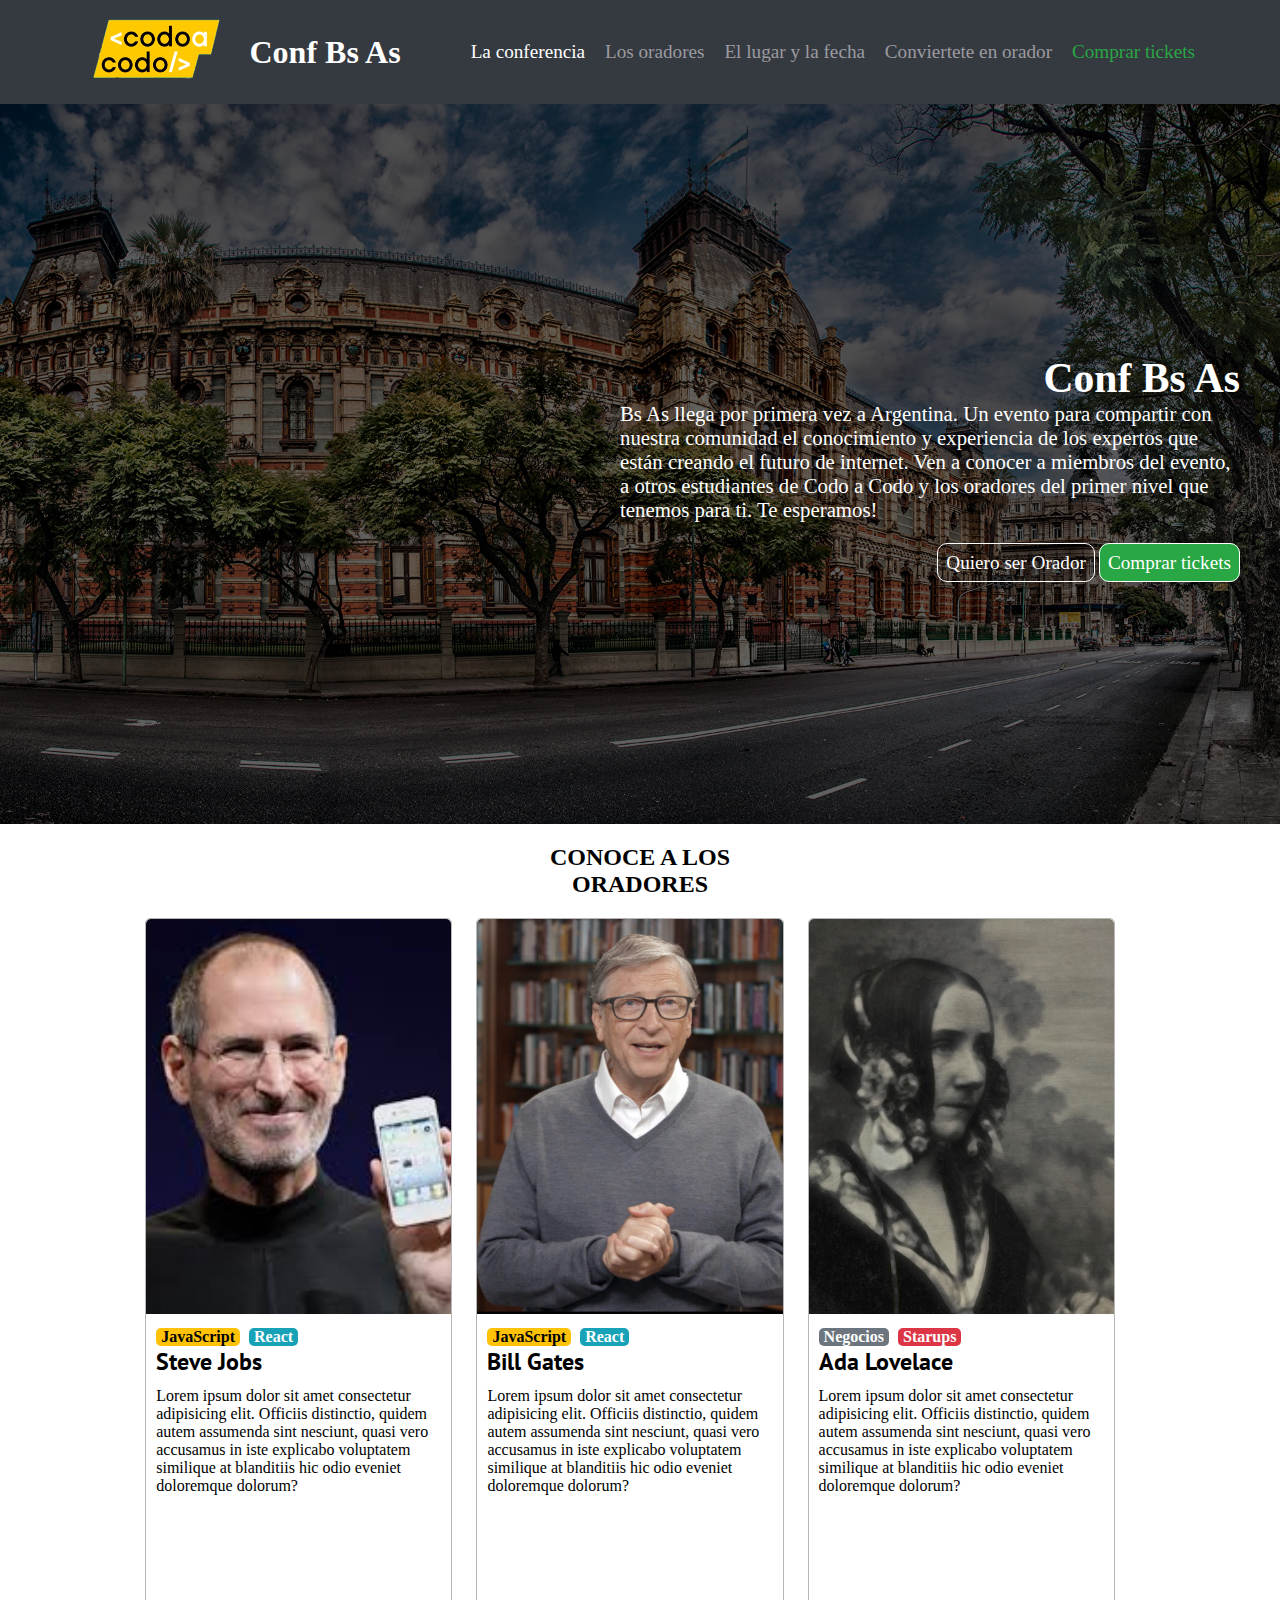
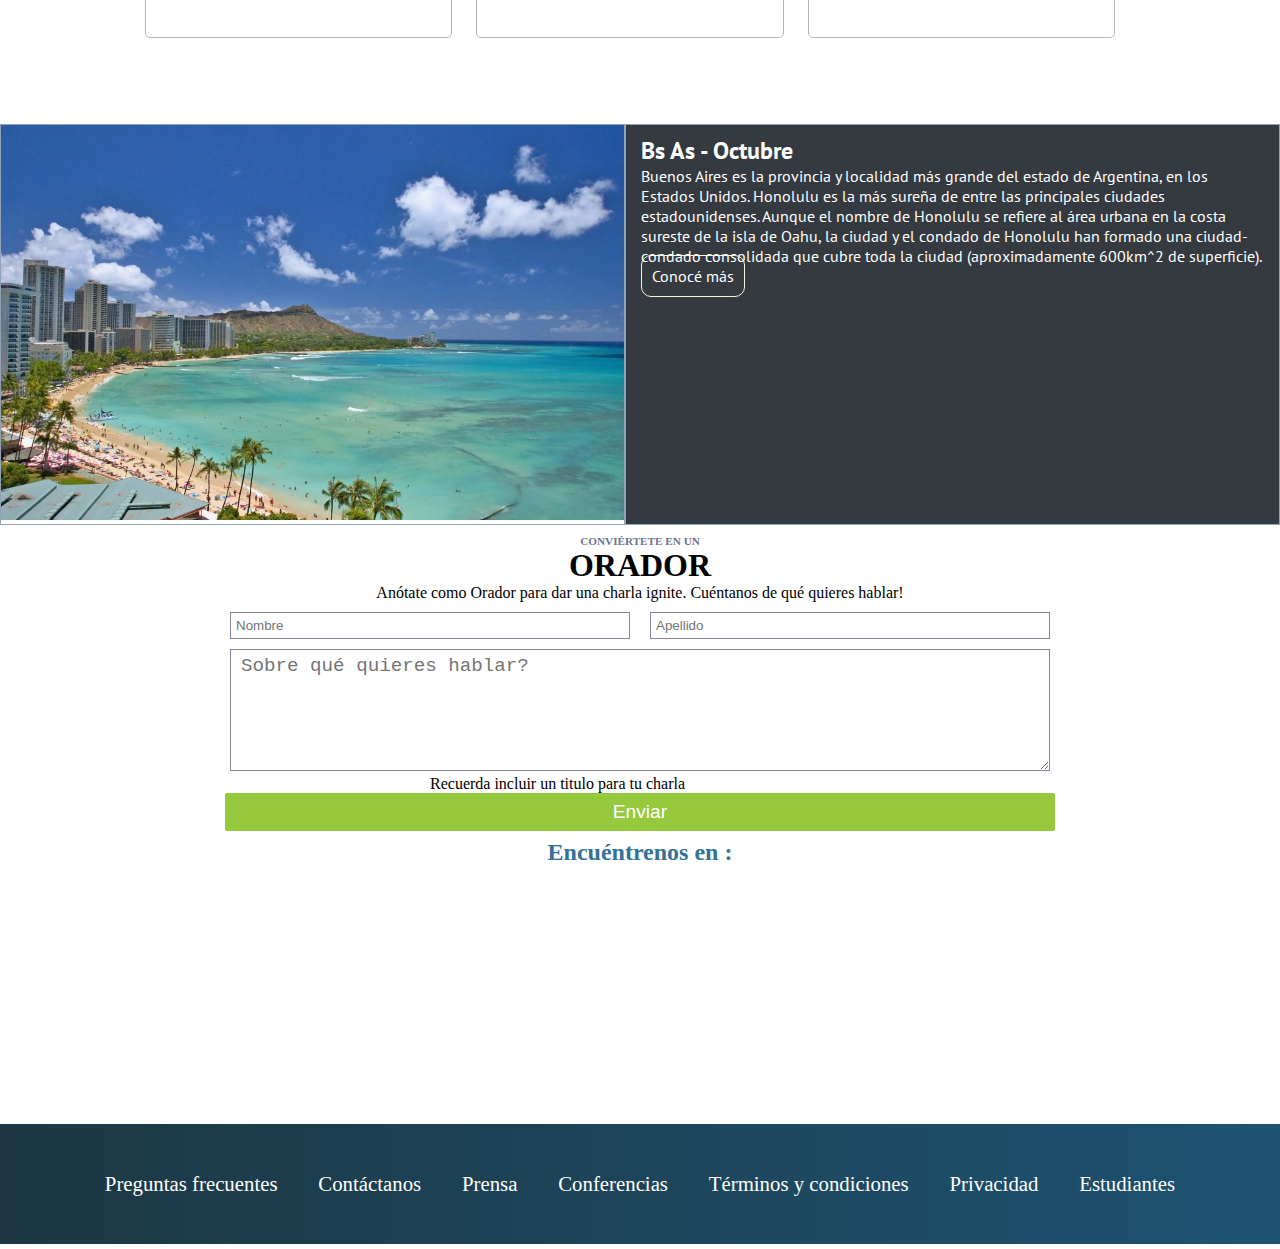
<file: index.html>
<!--Disculpee profe, no llegue a terminarlo-->

<!DOCTYPE html>
<html lang="es">
    <head>
        <meta charset="UTF-8">
        <meta name="viewport" content="width=device-width, initial-scale=1.0">
        <title>Proyecto integrador Front | Nicole Condori</title>
        <link rel="shortcut icon" href="./persona.icon.png" type="image/x-icon">
       
        <link rel="stylesheet" href="./css/estilos.css">
    </head>
    <body>
        <header class="encabezado">

                <div class="logoTitulo">
                    <a href="https://www.google.com/" target="_blank"> <!--ANCLA me permite que la imagen me lleve a otra pagina web (ENLACE EXTERNO). Ej: Google y "target="_blank" sirve para que me abra Google en otra pestaña y no cierre mi página"-->
                        <img src="./assets/img/codoacodo.png" alt="Logo de codo a codo 4.0" height="100px">
                    </a>
                    <h2 class="tituloPincipal">Conf Bs As</h2>
                </div>

                 <nav class="listasEncabezado"> 
                    <ul> 
                        <li> <a class="colorWhite" href="#Conferencia">La conferencia</a></li>
                        <li> <a class="colorGris" href="#Oradores">Los oradores</a></li>
                        <li> <a class="colorGris" href="#LugarFecha">El lugar y la fecha</a></li>
                        <li> <a class="colorGris" href="#FormularioOrador">Conviertete en orador</a></li>
                        <li> <a class="colorVerde" href="./pages/comprar-tickets.html">Comprar tickets</a></li>
                    </ul>
                 </nav>
            
        </header>
       
        <main>
            <!--las sections siempre deben tener titulo-->
            <section id="Conferencia" class="parteConf">

                <div class="infoFondo">
                    <h1>Conf Bs As</h1>
                    <p>Bs As llega por primera vez a Argentina. Un evento para compartir con nuestra comunidad el conocimiento y 
                    experiencia de los expertos que están creando el futuro de internet. Ven a conocer a miembros del evento, 
                    a otros estudiantes de Codo a Codo y los oradores del primer nivel que tenemos para ti. Te esperamos!
                    </p>
                </div>
                <div class="botonesFondo">
                    <a class="fondoVacio" href="">Quiero ser Orador</a>
                    <a class="fondoVerde" href="./pages/comprar-tickets.html">Comprar tickets</a>
                </div>
               
            </section>

            <section id="Oradores" class="oradores">

                <h2><div>CONOCE A LOS</div>ORADORES</h2>
                <div class="tarjetasMain">
                    <img src="./assets/img/steve.jpg" alt="Rostro de Steve Jobs">
                    <div class="cuerpoTarjeta">
                        <h4 class="colorAmarillo">JavaScript</h4>
                        <h4 class="colorCeleste">React</h4>
                        <h3 class="tituloNombre">Steve Jobs</h3>
                        <p>
                            Lorem ipsum dolor sit amet consectetur adipisicing elit. Officiis distinctio, quidem autem assumenda sint nesciunt, 
                            quasi vero accusamus in iste explicabo voluptatem similique 
                            at blanditiis hic odio eveniet doloremque dolorum?
                        </p>  
                    </div>
                    
                </div>

                <div class="tarjetasMain">
                    <img src="./assets/img/bill.jpg" alt="Rostro de Bill Gates">
                    <div class="cuerpoTarjeta">
                        <h4 class="colorAmarillo">JavaScript</h4>
                        <h4 class="colorCeleste"> React</h4>
                        <h3 class="tituloNombre">Bill Gates</h3>
                        <p>
                            Lorem ipsum dolor sit amet consectetur adipisicing elit. Officiis distinctio, quidem autem assumenda sint nesciunt, 
                            quasi vero accusamus in iste explicabo voluptatem similique at blanditiis hic odio eveniet doloremque dolorum? 
                        </p>  
                    </div>

                </div>

                <div class="tarjetasMain">
                    <img src="./assets/img/ada.jpeg" alt="Rostro de Ada Lovelace">
                    <div class="cuerpoTarjeta">
                        <h4 class="colorGrisOsc">Negocios</h4>
                        <h4 class="colorRojo">Starups</h4>
                        <h3 class="tituloNombre">Ada Lovelace</h3>
                        <p>
                            Lorem ipsum dolor sit amet consectetur adipisicing elit. Officiis distinctio, quidem autem assumenda sint nesciunt, 
                            quasi vero accusamus in iste explicabo voluptatem similique at blanditiis hic odio eveniet doloremque dolorum? 
                        </p>  
                    </div>
                    
                </div>

            </section>


            <section id="LugarFecha" class="lugarHono">
                <div class="derYizq imagendeHono">
                    <img src="./assets/img/honolulu.jpg" alt="Foto de honolulu">
                </div>
                <div class="derYizq infoHono">
                    <h2> Bs As - Octubre </h2>
                    <p>Buenos Aires es la provincia y localidad más grande del estado de Argentina, en los Estados Unidos. 
                        Honolulu es la más sureña de entre las principales ciudades estadounidenses. Aunque el nombre de Honolulu 
                        se refiere al área urbana en la costa sureste de la isla de Oahu, la ciudad y el condado de Honolulu 
                        han formado una ciudad- condado consolidada que cubre toda la ciudad (aproximadamente 600km^2 de superficie).
                    </p>
                    <a  class="linkHono" href="https://www.visittheusa.mx/destination/honolulu"> Conocé más </a>
                </div>
            </section>


            <section id="FormularioOrador" class="formulario">

                <h2><div class="sinnegrita">CONVIÉRTETE EN UN</div> ORADOR</h2>

                <p>
                    Anótate como Orador para dar una charla ignite. Cuéntanos de qué quieres hablar!
                </p>

                <form action="./pages/404.html" method="get">
                    <div class="nombreApellido"> 
                        <input type="text" id="name" name="name" placeholder="Nombre" required>
                        <input type="text" id="apellido" name="apellido" placeholder="Apellido" required>
                    </div>
                    
                    <div>
                        <textarea name="comentario" id="comentario" cols="55" rows="5" placeholder="Sobre qué quieres hablar?" required></textarea>
                    </div>

                    <p id="pform">Recuerda incluir un titulo para tu charla </p>

                    <div>
                        <input type="submit" value="Enviar" id="botonEnviar">
                    </div>

                </form>
            </section>
            
            <section id="mapaGoogle" class="mapa">
                <h2>Encuéntrenos en : </h2>
                <iframe src="https://www.google.com/maps/embed?pb=!1m18!1m12!1m3!1d410.50406576683247!2d-58.37215308063851!3d-34.603339016603506!2m3!1f0!2f0!3f0!3m2!1i1024!2i768!4f13.1!3m3!1m2!1s0x95bccacd05e21d49%3A0x6abff758614cce7e!2sC%C3%BAspide%20Libros!5e0!3m2!1ses!2sar!4v1696717306488!5m2!1ses!2sar" 
                width="800" height="250" style="border:0;" allowfullscreen="" loading="lazy" referrerpolicy="no-referrer-when-downgrade"></iframe>
            </section>

        </main>

        <footer class="footer">
            <div class="listasFooter ">
                <a class="links" href="#"> Preguntas frecuentes</a>
                <a class="links" href="#">Contáctanos</a>
                <a class="links" href="#">Prensa</a>
                <a class="links" href="#">Conferencias</a>
                <a class="links" href="#">Términos y condiciones</a>
                <a class="links" href="#">Privacidad</a>
                <a class="links" href="#">Estudiantes</a> 
            </div>
            
        </footer>
    </body>
</html>
</file>
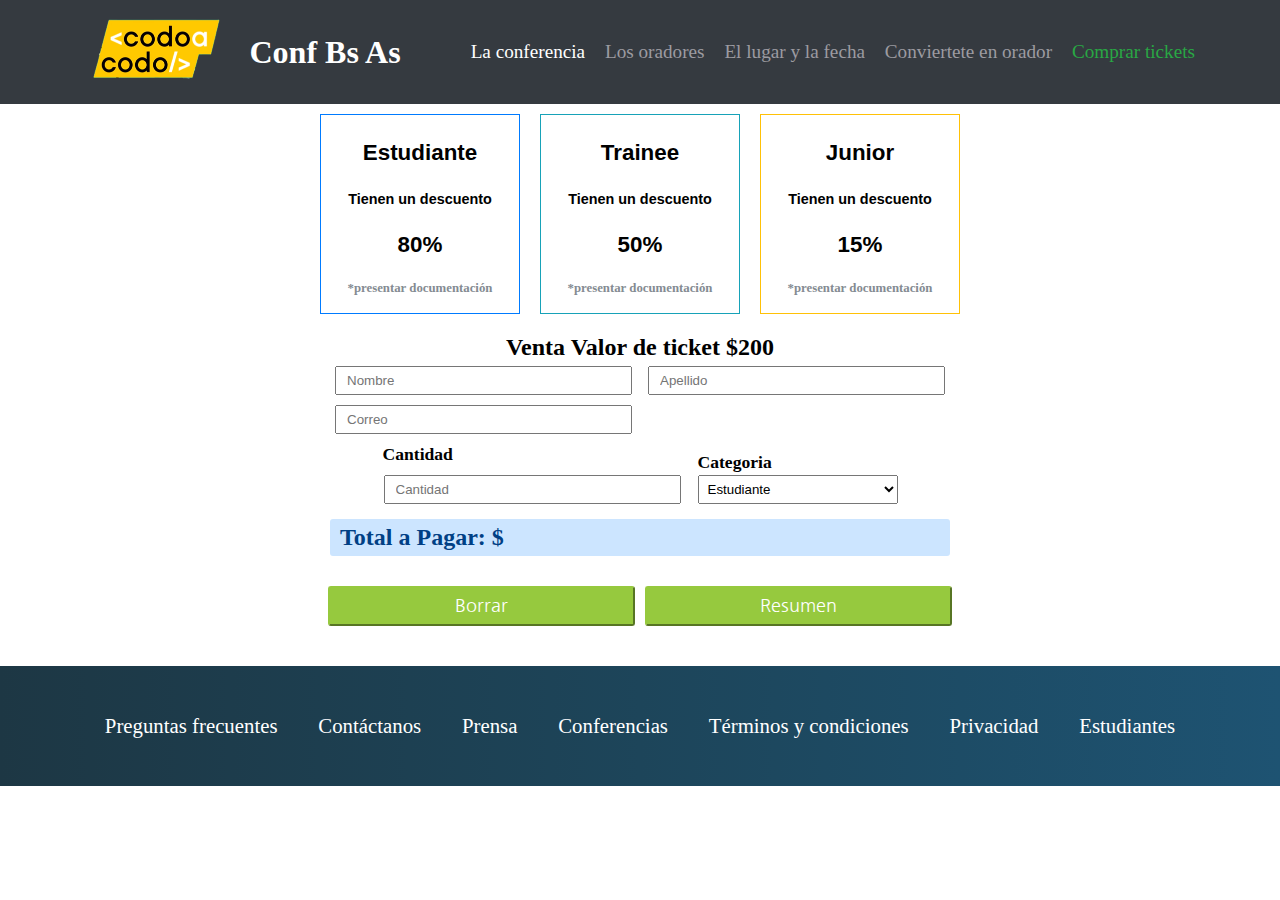
<file: pages/comprar-tickets.html>
<!DOCTYPE html>
<html lang="es">

<head>
    <meta charset="UTF-8">
    <meta name="viewport" content="width=device-width, initial-scale=1.0">
    <title>Proyecto integrador Front | Nicole Condori</title>
    <link rel="shortcut icon" href="../persona.icon.png" type="image/x-icon">
    <link rel="stylesheet" href="../css/estilos.css">
    <script src="../js/comprar-tickets.js"></script>

</head>

<body>
    <header class="encabezado">

        <div class="logoTitulo">
            <a href="https://www.google.com/" target="_blank"> <!--ANCLA me permite que la imagen me lleve a otra pagina web (ENLACE EXTERNO). Ej: Google y "target="_blank" sirve para que me abra Google en otra pestaña y no cierre mi página"-->
                <img src="../assets/img/codoacodo.png" alt="Logo de codo a codo 4.0" height="100px">
            </a>
            <h2 class="tituloPincipal">Conf Bs As</h2>
        </div>

         <nav class="listasEncabezado"> 
            <ul> 
                <li> <a class="colorWhite" href="../index.html#Conferencia">La conferencia</a></li>
                <li> <a class="colorGris" href="../index.html#Oradores">Los oradores</a></li>
                <li> <a class="colorGris" href="../index.html#LugarFecha">El lugar y la fecha</a></li>
                <li> <a class="colorGris" href="../index.html#FormularioOrador">Conviertete en orador</a></li>
                <li> <a class="colorVerde" href="#">Comprar tickets</a></li>
            </ul>
         </nav>
    
    </header>
    <main>
        <section id="Cliente" class="cliente">
            <div class="target" id="tEstudiante">
               <h1>Estudiante</h1>
               <h2>Tienen un descuento</h2>
               <h1>80%</h1>
               <h3>*presentar documentación</h3> 
            </div>
            <div class="target" id="tTrainee">
                <h1>Trainee</h1>
                <h2>Tienen un descuento</h2>
                <h1>50%</h1>
                <h3>*presentar documentación</h3> 
            </div>
            <div class="target" id="tJunior">
                <h1>Junior</h1>
                <h2>Tienen un descuento</h2>
                <h1>15%</h1>
                <h3>*presentar documentación</h3> 
            </div>
        </section>

        

        <div class="form-content">
            <h2 cLass="titulo-gral"> Venta <span> Valor de ticket $200 </spanx/h2>
            <form action="">
                <div class="primerLinea">
                    <div class="nomYape">
                        <input type="text" class="form-control" id="nombre" name="Nombre" placeholder="Nombre" required>
                        <div class="invalid-feedback" id="mensajeErrorNombre">
                            Ingrese su nombre
                        </div>
                    </div>

                    <div class="nomYape">
                        <input type="text" class="form-control" id="apellido" name="Apellido" placeholder="Apellido" required>
                        <div class="invalid-feedback" id="mensajeErrorApellido">
                            Ingrese su apellido
                        </div>
                    </div>
                </div>

                <div class="correoo">
                    <input type="email" class="form-control" id="correo" name="correo" placeholder="Correo" required>
                    <div class="invalid-feedback" id="mensajeErrorCorreo">
                        Ingrese un correo electrónico
                    </div>
                </div>   

                <div class="">
                    <div class="cantCatg">
                        <p>Cantidad</p>
                        <input type="number" class="form-control" id="cantidad" name="Cantidad" placeholder="Cantidad" min="1" required>
                        <div class="invalid-feedback" id="mensajeErrorCorreo">
                            Ingrese la cantidad de tickets requerida
                        </div>
                    </div>
                    <div class="cantCatg">
                        <p>Categoria</p>
                        <select name="Categoria" id="categoria">
                            <option value="invitado">Invitado</option>
                            <option selected value="estudiante">Estudiante</option>
                            <option value="trainee">Trainee</option>
                            <option value="junior">Junior</option>
                        </select>
                    </div>
                </div>  

                <div class="totalAPagar">
                    <p>Total a Pagar: $ <span id="totalAPagar"></span></p>
                </div>

                <div class="botones">
                    <div class="">
                        <input type="reset" value="Borrar" id="btnBorrar">     
                    </div>
                    <div class="">
                        <input type="button" value="Resumen" id="btnResumen">
                    </div>
                </div> 
            </form>  
        </div>
          

    </main>

    <footer>
        <div class="listasFooter ">
            <a class="links" href="#"> Preguntas frecuentes</a>
            <a class="links" href="#">Contáctanos</a>
            <a class="links" href="#">Prensa</a>
            <a class="links" href="#">Conferencias</a>
            <a class="links" href="#">Términos y condiciones</a>
            <a class="links" href="#">Privacidad</a>
            <a class="links" href="#">Estudiantes</a> 
        </div>
        
    </footer>

</body>

</html>
</file>
<file: css/estilos.css>
@import url('https://fonts.googleapis.com/css2?family=Nanum+Gothic:wght@700&display=swap');
@import url('https://fonts.googleapis.com/css2?family=Nanum+Gothic:wght@700&family=PT+Sans:wght@400;700&display=swap');
*{
    margin:0;
    padding:0;
    box-sizing: border-box;
}
.colorWhite{
    color: white;
}
.colorGris{
    color:rgb(156,155,161)
}
.colorVerde{
    color:rgb(41,167,68);
}
.colorAmarillo{
    background-color: rgb(255,194,7);
    color: black;
}
.colorCeleste{
    background-color:rgb(23,162,183);
    color: white;
}
.colorGrisOsc{
    background-color:rgb(108,117,126);
    color: white;
}
.colorRojo{
    background-color: rgb(220,53,70);
    color: white;
}

.encabezado{
    display: flex;
    justify-content: space-between;
    background-color: rgb(53,58,64);
    align-items: center;
    
}
.logoTitulo{
    display: flex;
    align-items: center;
    margin-left: 70px;
}
.logoTitulo h2{
    color: white;
    font-size: 2rem;
}
.logoTitulo img{
    margin-right: 5px;
}

.listasEncabezado{
    list-style: none;
    text-decoration: none;
    font-size: 1.2rem;
    margin-right: 70px;
}
.listasEncabezado ul li{
    display: inline-block;
    margin-right: 15px;
}
.listasEncabezado a{
    transition: 2s;
    text-decoration: none;
}
.listasEncabezado a:hover{
    font-size: 1.5rem;

}

/*------------------------------------------------------------------------------------*/
.parteConf{
    background: linear-gradient(to bottom,  #0000009e, #0000009e), url(../assets/img/ba1.jpg) no-repeat center center/cover;

    display: flex;
    flex-direction: column;
    justify-content: center;
    align-items: end;
    height: 80vh;
    padding-right: 40px;
}
.infoFondo{
    color: white;
    font-size: 1.3rem;
    width: 50%;
    display: flex;
    flex-direction: column;
    justify-content: right;
   .p{
    text-align: right;
    justify-content: right;
    align-items: end;
    margin-bottom: 35px;
   }
}
.infoFondo h1{
    text-align: right;
}
.botonesFondo{
    margin-top: 30px;
    
}
.botonesFondo a{
    text-decoration: none;
    padding: 8px;
    border: 1px solid;
    color: white;
    font-size: 1.2rem;
    transition: 2s;
}
.fondoVacio{
    background-color: transparent;
    border-color: rgba(169, 156, 156, 0.766);
    border-radius: 10px;
}
.fondoVerde{
    background-color: rgb(41,167,68);
    border-color:  rgb(41,167,68);
    border-radius: 10px;
}
.botonesFondo a:hover{
    background-color: #b7ebcc;
    color:#1d3744;
    font-size: 1.4rem;
    padding: 15px;
    border-radius: 20px;
   
}
/*----------------------------------------------------------------------*/
.oradores{
    height: 100vh; /*pantalla completa*/
    width: 80%;
    margin: 0 auto;
    text-align: center;
}
.oradores h2{
    padding-top: 20px;
}
.tarjetasMain{
    background-color: white;
    border:1px solid rgb(182,182,182);
    border-radius: 5px;
    width: 30%;
    height: 80%;
    display: inline-block;
    margin-right: 20px;
    margin-top:20px;
    text-align: left;
}
.tarjetasMain img{
    width: 100%;
    height: 55%;
    object-fit: contain;
    object-fit: cover;
    border-radius: 5px 5px 0px 0px;
}
.cuerpoTarjeta{
    margin: 10px;
}
.cuerpoTarjeta h4{
    display: inline-block;
    border-radius: 5px;
    margin-right: 5px;
    padding: 0 5px;
}
.tituloNombre{
    margin-bottom: 10px;
    font-family: 'Nanum Gothic', sans-serif;
    font-family: 'PT Sans', sans-serif;
    font-size: 1.5rem;
}

/*--------------------------------------------------------------------------*/
.lugarHono{
    display: flex;
    align-items: stretch;
    width: 100%;
    height: 100%;
}

.derYizq{
    flex: 1;
    padding: 0;
    border: 1px solid rgb(143, 162, 183);
    
}
.derYizq a{
    text-decoration: none;
    color: white;
}
.linkHono{
    padding: 10px;
    border: 1px solid;
    border-color: beige;
    border-radius: 10px;

}
.imagendeHono img{
    width: 100%;
    height: auto;
}

.infoHono{
    flex: 1;
    font-family: 'PT Sans', sans-serif;
    color: white;
    background-color: rgb(53,58,64);
    padding:10px 15px;
}

/*----------------------------------------------------------------------------------------*/

.formulario{
    text-align: center;
    .sinnegrita{
        color:rgb(109,116,145);
        font-size: 0.7rem;
    }
}
.formulario h2{
    font-size: 2rem;
    color: black;
    margin-top: 10px;
}
.nombreApellido{
    display: flex;
    justify-content: center;
    margin-bottom: 10px;
    margin-top: 10px;
}
.nombreApellido input{
    margin: 0 10px;
    padding: 5px;
    width: 400px;
    border: 1px solid rgb(131, 137, 160);
}
#pform{
    text-align: left;
    margin-left: 430px;
}

#comentario{
    width: 820px;
    padding: 5px 10px;
    border: 1px solid rgb(131, 137, 160);
    font-size: 1.2rem;
}
input#botonEnviar{
    padding: 7px 387px;
    border-radius: 2px;
    background-color: rgb(150,201,62);
    border: 1px solid rgb(150,201,62);
    font-size: 1.2rem;
    color: white;
}
input#botonEnviar:hover{
    background-color: rgb(212, 231, 179);
    font-size: 1.4rem;
    color:rgb(67, 99, 12);
    border-color: rgb(212, 231, 179);
    padding: 8px 390px;
    box-shadow: 0px 4px 0px rgb(150,201,62);
    transition: 1s;
}

/*------------------------------------------------------------------------------------*/
.mapa{
    display: flex;
    flex-direction: column;
    align-items: center;
}
.mapa h2{
    font-family: 'Times New Roman', Times, serif;
    color:rgb(52, 114, 150);
    font-size: 1.5rem;
    margin: 8px;
}
/*----------------------------------------------------------------------------------------*/
.listasFooter{
    background-image: linear-gradient(to right, #1d3744, #1d3e4f, #1d455a, #1d4c66, #1e5372);
    height: 120px;
    padding: 0 5%;
    list-style: none;

    display: flex;
    justify-content: space-evenly;
    align-items: center;
    

    .links{
        text-decoration: none;
        font-size: 1.3rem;
        color:white;
    }
}

/*-----------------TICKETS-------------------------------------*/
.cliente{
    display: flex;
    justify-content: center;
    text-align: center;
}
.target{
    width: 200px;
    height: 200px;
    margin: 10px 10px;
    background-color: white;
    border-radius: 0%;
    padding: 10px 4px;
    line-height: 2.5;
    
}
.target h1{
    font-size: 1.4rem;
    font-family: Verdana, Geneva, Tahoma, sans-serif;
}
.target h2{
    font-size: 0.9rem;
    font-family: 'Lucida Sans', 'Lucida Sans Regular', 'Lucida Grande', 'Lucida Sans Unicode', Geneva, Verdana, sans-serif;
}
.target h3{
    font-size: 0.8rem;
    font-family: initial; 
    color: rgb(132,139,146);
}
#tEstudiante{
    border: 1.2px solid rgb(0,123,255);
}
#tEstudiante:hover{
    background-color: rgb(152, 200, 251);
    box-shadow: 3px 3px 15px rgb(14, 122, 238);
    transform: translateY(-2%);
    transition: 1.5s;
}
#tTrainee{
    border: 1.2px solid rgb(23,162,184);
}
#tTrainee:hover{
    background-color: rgb(149, 221, 232);
    box-shadow: 3px 3px 15px rgb(26, 151, 170);
    transform: translateY(-2%);
    transition: 1.5s;
}
#tJunior{
    border: 1.2px solid rgb(255,193,7);
}
#tJunior:hover{
    background-color: rgb(246, 232, 187);
    box-shadow: 3px 3px 15px rgb(237, 182, 16);
    transform: translateY(-2%);
    transition: 1.5s;
}

/*--------------------Fomrulario-----------------------------*/
.form-content{
    text-align: center;
    width: 640px;
    margin: auto;
    padding: 10px 10px;
}
.form-content h2{
    font-size: 1.5rem;
    
}

.nomYape{
    font-size: 1.1rem;
    display: inline-block;
    margin: 5px;
}
.nomYape input{
    padding: 5px 10px;
    width: 297px;
}
.correoo{
    margin: 5px;
}
.correoo input{
    padding: 5px 10px;
    width: 297px;
    display: flex;
    justify-content: left;
}
.cantCatg{
    display: inline-block;
    margin: 5px;
    
}
.cantCatg input{
    padding: 5px 10px;
    width: 297px;
    justify-content: left;
    margin:10px 1px;
}
.cantCatg p{
    font-size: 1.1rem;
    text-align: left;
}
.cantCatg select{
    width: 200px;
    padding: 5px;
}
.totalAPagar{
    color: rgb(0,64,133);
    background-color: rgb(204,229,255);
    border-radius: 3px;
    padding: 5px 10px;
    text-align: left;
    
}
.botones{
    display: flex;
    justify-content: center;
}

.botones input{
    font-size: 1.1rem;
    font-family: 'Gill Sans', 'Gill Sans MT', Calibri, 'Trebuchet MS', sans-serif;
    background-color: rgb(150,201,62);
    color: white;
    height: 40px;
    width: 307px;
    border-color: rgb(150,201,62);
    margin: 30px 5px;
    border-radius: 3px;
    font-family: 'Nanum Gothic', sans-serif;
}

.invalid-feedback{
    display: none;
}
/*------------------------------- RESPONSIVE, CELULARES Y TABLETS*/
@media only screen and (min-width: 320px) and (max-width: 767px) {
    
    .oradores{
        width: 100%;;
    }
    .tarjetasMain{
        width: 100%;
        margin-right: 0;
        margin-bottom: 20px;
    }
    .tarjetasMain img{
        height: 45%;
    }
    .oradores h2{
        padding-top: 10px;
    }
    /*------------------------------------------------------------------------------*/
    .lugarHono{
        flex-direction: column;
    }
    .derYizq{
        background: linear-gradient(to bottom,  #0000009e, #0000009e) url('./assets/img/honolulu.jpg') no-repeat center center/cover; 
        flex: none; 
        width: 100%; 
        height: 200px; 
        padding: auto;
    }
    .infoHono{
        width: 100%;
        text-align: center;
        padding: 20px;
        color: white;
    }
    .linkHono{
        display: block;
        margin-top: 10px;
    }
    /*----------------------------------------------------------------------------------------------------------*/
    .listasFooter{
        flex-direction: column;
        height: auto;
        padding: 10px 0;
        text-align: center;
        .links{
            margin-bottom:20px;
        }
    }
  }
</file>
